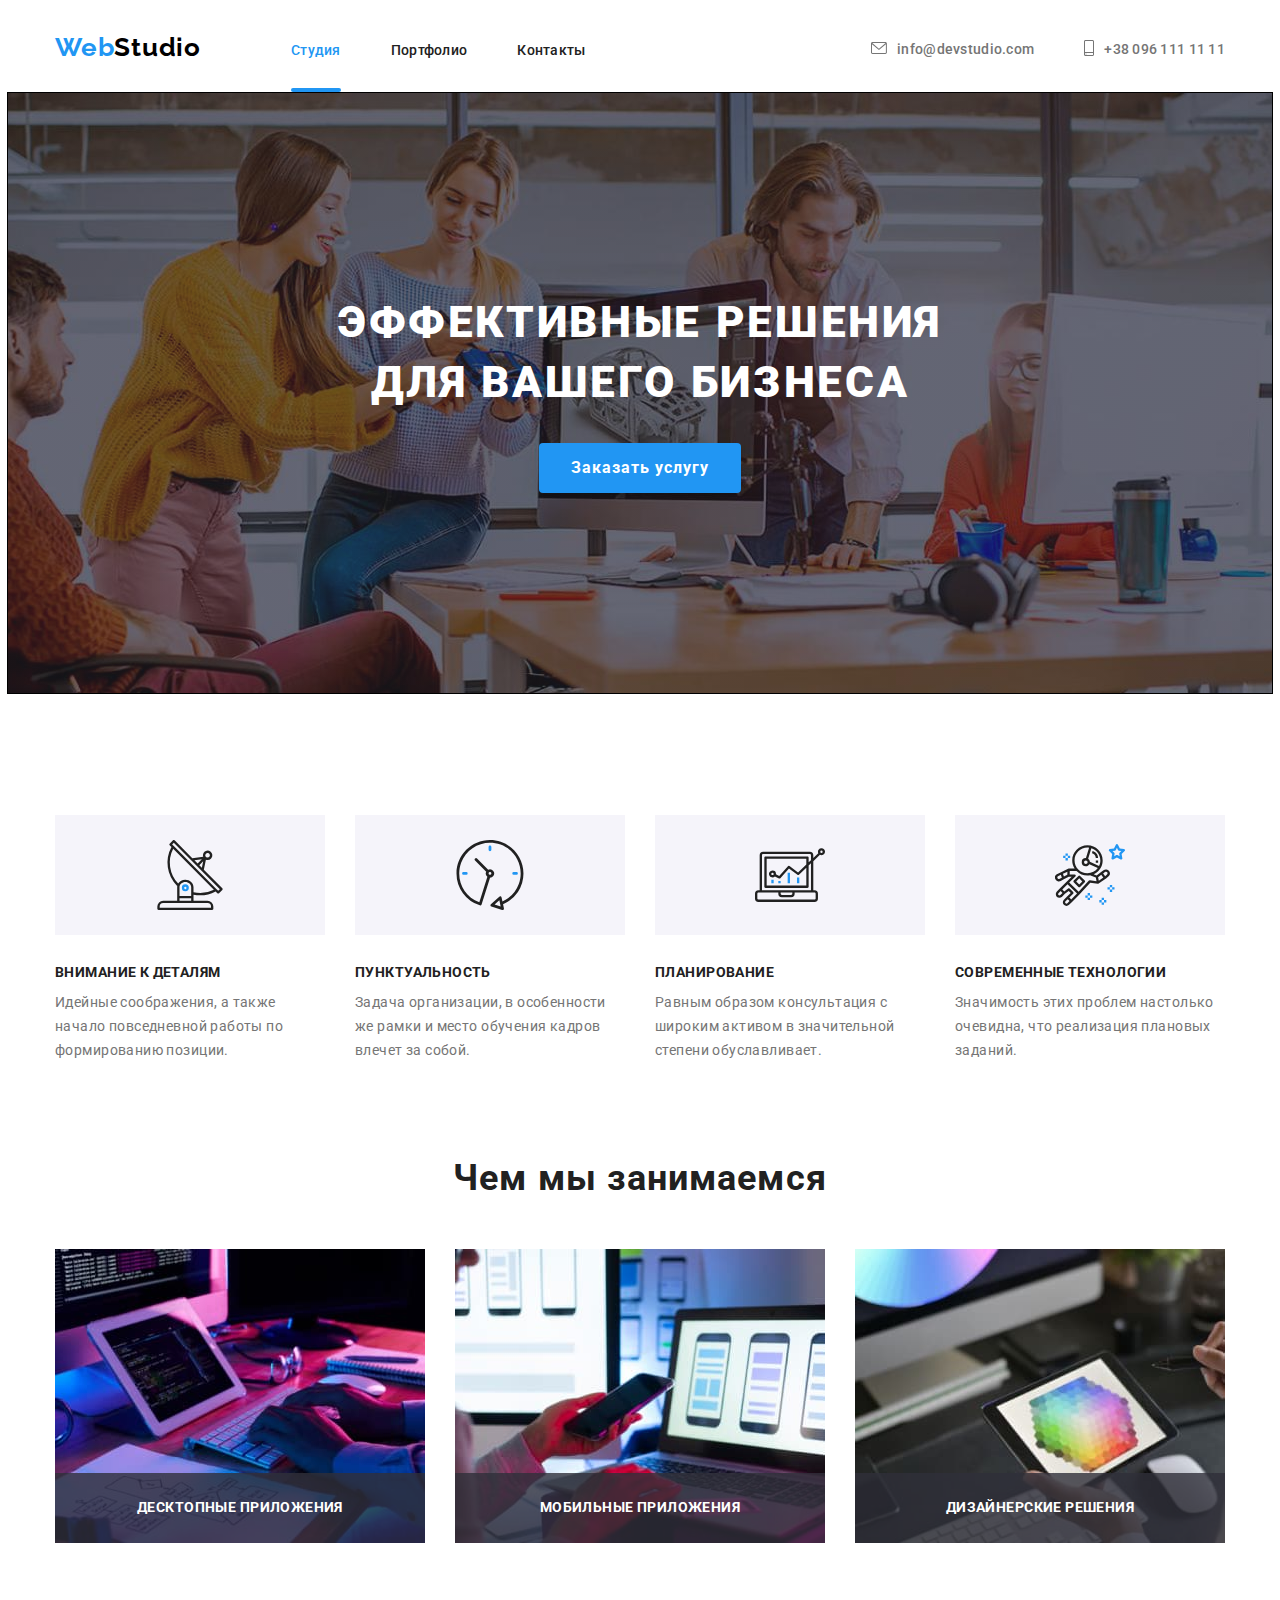
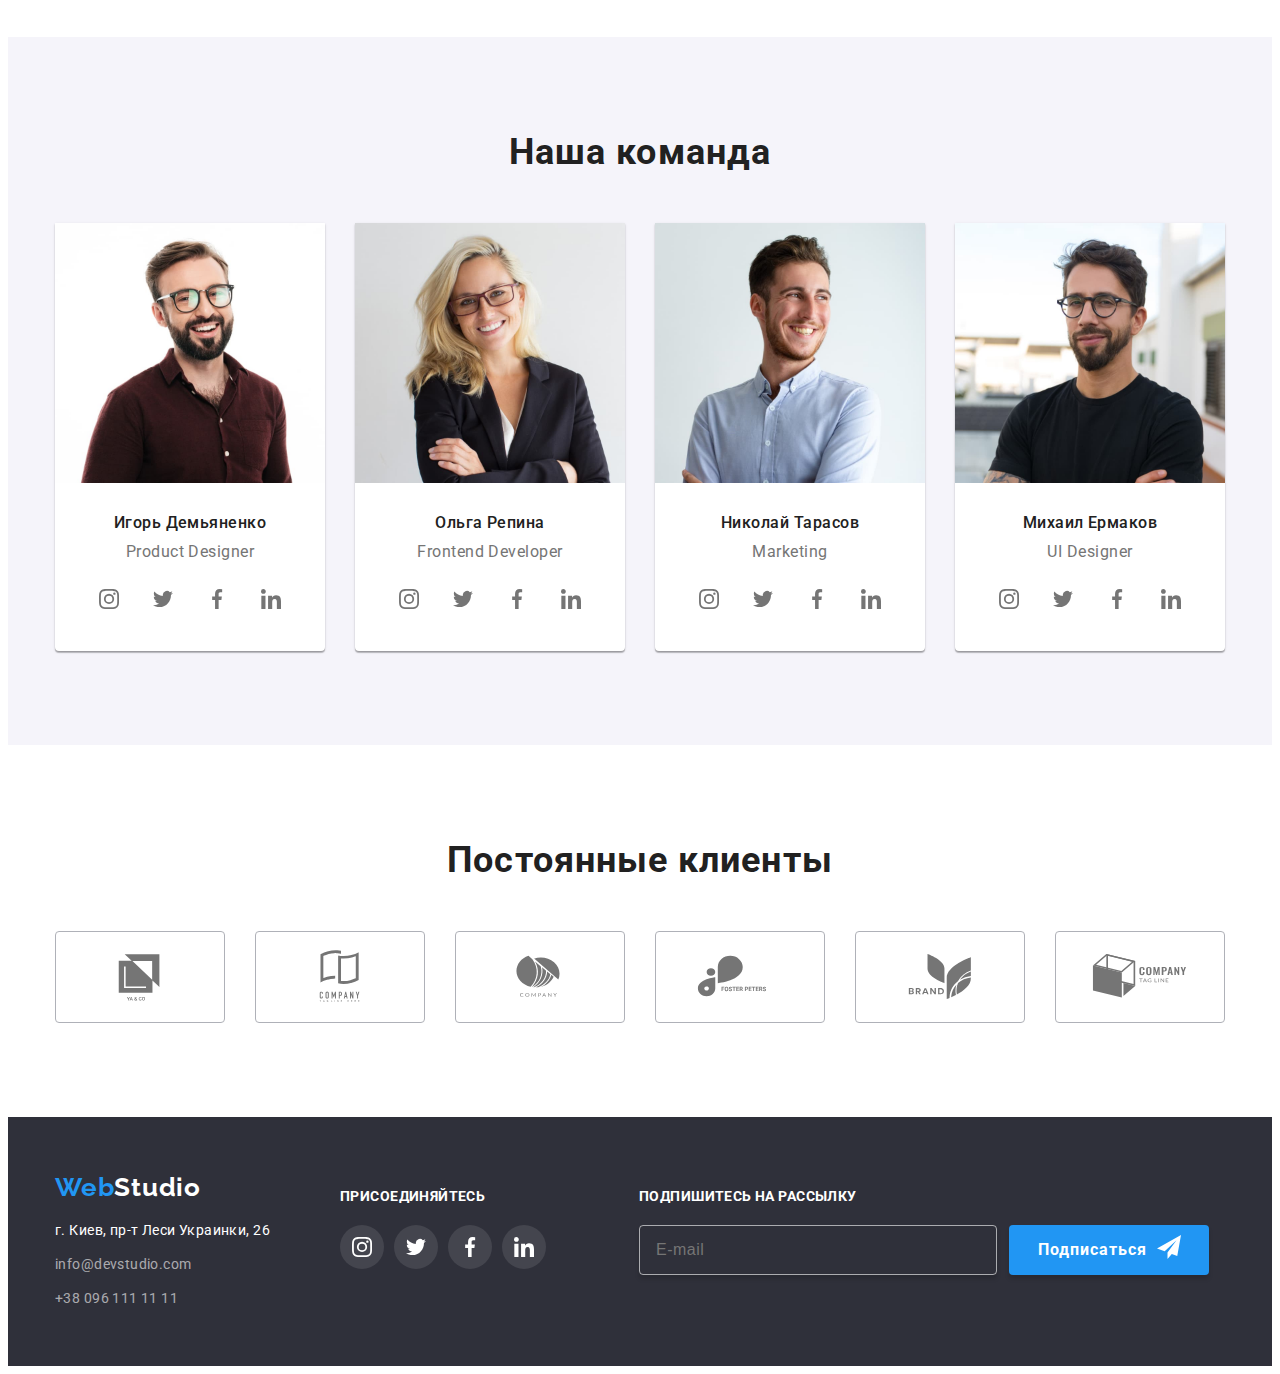
<file: index.html>
<!DOCTYPE html>
<html lang="ru">
  <head>
    <meta charset="UTF-8" />
    <meta http-equiv="X-UA-Compatible" content="IE=edge" />
    <meta name="viewport" content="width=device-width, initial-scale=1.0" />
    <link rel="preconnect" href="https://fonts.googleapis.com" />
    <link rel="preconnect" href="https://fonts.gstatic.com" crossorigin />
    <link
      href="https://fonts.googleapis.com/css2?family=Raleway:wght@700&family=Roboto:wght@400;500;700;900&display=swap"
      rel="stylesheet"
    />
    <link
      rel="stylesheet"
      href="https://cdnjs.cloudflare.com/ajax/libs/modern-normalize/1.1.0/modern-normalize.min.css"
      integrity="sha512-wpPYUAdjBVSE4KJnH1VR1HeZfpl1ub8YT/NKx4PuQ5NmX2tKuGu6U/JRp5y+Y8XG2tV+wKQpNHVUX03MfMFn9Q=="
      crossorigin="anonymous"
      referrerpolicy="no-referrer"
    />
    <link rel="stylesheet" href="css/main.min.css" />
    <title>Студия</title>
  </head>
  <body>
    <header class="header__page">
      <div class="section__container">
        <div class="header__content">
          <nav class="navigation__container">
            <a
              href="example@studio.com"
              class="logo__page logo__page--dark link"
              ><span class="logo__web">Web</span
              ><span class="logo__studio">Studio</span></a
            >
            <ul class="navigation__list list">
              <li class="navigation__item curent--link">
                <a href="index.html" class="navigation__link link">Студия</a>
              </li>
              <li class="navigation__item">
                <a href="portfolio.html" class="navigation__link link"
                  >Портфолио</a
                >
              </li>
              <li class="navigation__item">
                <a href="#0" class="navigation__link link">Контакты</a>
              </li>
            </ul>
          </nav>
          <ul class="header__contacts list">
            <li>
              <a href="mailto:info@devstudio.com" class="header__mail link"
                ><span>
                  <svg class="mail__icon" width="16px" height="12px">
                    <use
                      href="./images/icons.svg#icon-icon-mail"
                    ></use></svg></span
                >info@devstudio.com</a
              >
            </li>
            <li>
              <a href="tel:+380961111111" class="header__telephone link"
                ><span>
                  <svg class="telephone__icon" width="10px" height="16px">
                    <use
                      href="./images/icons.svg#icon-icon-telephone"
                    ></use></svg></span
                >+38 096 111 11 11</a
              >
            </li>
          </ul>
        </div>
      </div>
    </header>
    <!--Main-->
    <main>
      <section class="hero">
        <h1 class="hero__title">Эффективные решения для вашего бизнеса</h1>
        <button
          type="button"
          class="button-submit button-submit--hero"
          data-modal-open
        >
          Заказать услугу
        </button>
      </section>
      <section class="section">
        <div class="section__container">
          <!--Hidden h2-->
          <h2 class="is-hidden">Наши преимущества</h2>
          <ul class="skills__list list">
            <li class="skills__item skills__item--attention">
              <h3 class="skills__title">Внимание к деталям</h3>
              <p class="skills__about">
                Идейные соображения, а также начало повседневной работы по
                формированию позиции.
              </p>
            </li>
            <li class="skills__item skills__item--punctuality">
              <h3 class="skills__title">Пунктуальность</h3>
              <p class="skills__about">
                Задача организации, в особенности же рамки и место обучения
                кадров влечет за собой.
              </p>
            </li>
            <li class="skills__item skills__item--planning">
              <h3 class="skills__title">Планирование</h3>
              <p class="skills__about">
                Равным образом консультация с широким активом в значительной
                степени обуславливает.
              </p>
            </li>
            <li class="skills__item skills__item--hitech">
              <h3 class="skills__title">Современные технологии</h3>
              <p class="skills__about">
                Значимость этих проблем настолько очевидна, что реализация
                плановых заданий.
              </p>
            </li>
          </ul>
        </div>
      </section>
      <section class="our-work">
        <div class="section__container">
          <h2 class="section__heading">Чем мы занимаемся</h2>
          <ul class="our-work__list list">
            <li class="our-work__item">
              <div class="our-work__description">
                <img
                  src="./images/img1.jpg"
                  class="our-work__img"
                  alt="Image 1"
                  width="370"
                />
                <div class="our-work__overlay">
                  <h3 class="our-work__title">Десктопные приложения</h3>
                </div>
              </div>
            </li>
            <li class="our-work__item">
              <div class="our-work__description">
                <img
                  src="./images/img2.jpg"
                  class="our-work__img"
                  alt="Image 2"
                  width="370"
                />
                <div class="our-work__overlay">
                  <h3 class="our-work__title">Мобильные приложения</h3>
                </div>
              </div>
            </li>
            <li class="our-work__item">
              <div class="our-work__description">
                <img
                  src="./images/img3.jpg"
                  class="our-work__img"
                  alt="Image 3"
                  width="370"
                />
                <div class="our-work__overlay">
                  <h3 class="our-work__title">Дизайнерские решения</h3>
                </div>
              </div>
            </li>
          </ul>
        </div>
      </section>
      <section class="section section--team">
        <div class="section__container">
          <h2 class="section__heading">Наша команда</h2>
          <ul class="team__list list">
            <li class="team__card">
              <img
                src="./images/photo(1).jpg"
                class="team-photo"
                alt="Photo 1"
                width="270"
              />
              <div class="team__about">
                <h3 class="team__name">Игорь Демьяненко</h3>
                <p class="team__job">Product Designer</p>
                <ul class="social__container list">
                  <li class="social__item">
                    <a
                      class="social__link social__link--white"
                      href="instagram.com"
                    >
                      <svg class="social__icon" width="20px" height="20px">
                        <use
                          href="./images/icons.svg#icon-icon-instagram"
                        ></use>
                      </svg>
                    </a>
                  </li>
                  <li class="social__item">
                    <a
                      class="social__link social__link--white"
                      href="twitter.com"
                    >
                      <svg class="social__icon" width="20px" height="20px">
                        <use href="./images/icons.svg#icon-icon-twitter"></use>
                      </svg>
                    </a>
                  </li>
                  <li class="social__item">
                    <a
                      class="social__link social__link--white"
                      href="facebook.com"
                    >
                      <svg class="social__icon" width="20px" height="20px">
                        <use href="./images/icons.svg#icon-icon-facebook"></use>
                      </svg>
                    </a>
                  </li>
                  <li class="social__item">
                    <a class="social__link social__link--white" href="vfh">
                      <svg class="social__icon" width="20px" height="20px">
                        <use href="./images/icons.svg#icon-icon-linkedin"></use>
                      </svg>
                    </a>
                  </li>
                </ul>
              </div>
            </li>
            <li class="team__card">
              <img
                src="./images/photo(2).jpg"
                class="team-photo"
                alt="Photo 2"
                width="270"
              />
              <div class="team__about">
                <h3 class="team__name">Ольга Репина</h3>
                <p class="team__job">Frontend Developer</p>
                <ul class="social__container list">
                  <li class="social__item">
                    <a
                      class="social__link social__link--white"
                      href="instagram.com"
                    >
                      <svg class="social__icon" width="20px" height="20px">
                        <use
                          href="./images/icons.svg#icon-icon-instagram"
                        ></use>
                      </svg>
                    </a>
                  </li>
                  <li class="social__item">
                    <a
                      class="social__link social__link--white"
                      href="twitter.com"
                    >
                      <svg class="social__icon" width="20px" height="20px">
                        <use href="./images/icons.svg#icon-icon-twitter"></use>
                      </svg>
                    </a>
                  </li>
                  <li class="social__item">
                    <a
                      class="social__link social__link--white"
                      href="facebook.com"
                    >
                      <svg class="social__icon" width="20px" height="20px">
                        <use href="./images/icons.svg#icon-icon-facebook"></use>
                      </svg>
                    </a>
                  </li>
                  <li class="social__item">
                    <a class="social__link social__link--white" href="vfh">
                      <svg class="social__icon" width="20px" height="20px">
                        <use href="./images/icons.svg#icon-icon-linkedin"></use>
                      </svg>
                    </a>
                  </li>
                </ul>
              </div>
            </li>
            <li class="team__card">
              <img
                src="./images/photo(3).jpg"
                class="team-photo"
                alt="Photo 3"
                width="270"
              />
              <div class="team__about">
                <h3 class="team__name">Николай Тарасов</h3>
                <p class="team__job">Marketing</p>
                <ul class="social__container list">
                  <li class="social__item">
                    <a
                      class="social__link social__link--white"
                      href="instagram.com"
                    >
                      <svg class="social__icon" width="20px" height="20px">
                        <use
                          href="./images/icons.svg#icon-icon-instagram"
                        ></use>
                      </svg>
                    </a>
                  </li>
                  <li class="social__item">
                    <a
                      class="social__link social__link--white"
                      href="twitter.com"
                    >
                      <svg class="social__icon" width="20px" height="20px">
                        <use href="./images/icons.svg#icon-icon-twitter"></use>
                      </svg>
                    </a>
                  </li>
                  <li class="social__item">
                    <a
                      class="social__link social__link--white"
                      href="facebook.com"
                    >
                      <svg class="social__icon" width="20px" height="20px">
                        <use href="./images/icons.svg#icon-icon-facebook"></use>
                      </svg>
                    </a>
                  </li>
                  <li class="social__item">
                    <a class="social__link social__link--white" href="vfh">
                      <svg class="social__icon" width="20px" height="20px">
                        <use href="./images/icons.svg#icon-icon-linkedin"></use>
                      </svg>
                    </a>
                  </li>
                </ul>
              </div>
            </li>
            <li class="team__card">
              <img
                src="./images/photo(4).jpg"
                class="team-photo"
                alt="Photo 4"
                width="270"
              />
              <div class="team__about">
                <h3 class="team__name">Михаил Ермаков</h3>
                <p class="team__job">UI Designer</p>
                <ul class="social__container list">
                  <li class="social__item">
                    <a
                      class="social__link social__link--white"
                      href="instagram.com"
                    >
                      <svg class="social__icon" width="20px" height="20px">
                        <use
                          href="./images/icons.svg#icon-icon-instagram"
                        ></use>
                      </svg>
                    </a>
                  </li>
                  <li class="social__item">
                    <a
                      class="social__link social__link--white"
                      href="twitter.com"
                    >
                      <svg class="social__icon" width="20px" height="20px">
                        <use href="./images/icons.svg#icon-icon-twitter"></use>
                      </svg>
                    </a>
                  </li>
                  <li class="social__item">
                    <a
                      class="social__link social__link--white"
                      href="facebook.com"
                    >
                      <svg class="social__icon" width="20px" height="20px">
                        <use href="./images/icons.svg#icon-icon-facebook"></use>
                      </svg>
                    </a>
                  </li>
                  <li class="social__item">
                    <a class="social__link social__link--white" href="vfh">
                      <svg class="social__icon" width="20px" height="20px">
                        <use href="./images/icons.svg#icon-icon-linkedin"></use>
                      </svg>
                    </a>
                  </li>
                </ul>
              </div>
            </li>
          </ul>
        </div>
      </section>
      <section class="partners section">
        <div class="section__container">
          <h2 class="section__heading">Постоянные клиенты</h2>
          <ul class="partners__list list">
            <li class="partners_items">
              <a class="partners__link" href="">
                <svg class="partners__icon" width="106px" height="60px">
                  <use href="./images/icons.svg#icon-icon-first-partner"></use>
                </svg>
              </a>
            </li>
            <li class="partners_items">
              <a class="partners__link" href="">
                <svg class="partners__icon" width="106px" height="60px">
                  <use href="./images/icons.svg#icon-icon-second-partner"></use>
                </svg>
              </a>
            </li>
            <li class="partners_items">
              <a class="partners__link" href="">
                <svg class="partners__icon" width="106px" height="60px">
                  <use href="./images/icons.svg#icon-icon-thirst-partner"></use>
                </svg>
              </a>
            </li>
            <li class="partners_items">
              <a class="partners__link" href="">
                <svg class="partners__icon" width="106px" height="60px">
                  <use href="./images/icons.svg#icon-icon-fourth-partner"></use>
                </svg>
              </a>
            </li>
            <li class="partners_items">
              <a class="partners__link" href="">
                <svg class="partners__icon" width="106px" height="60px">
                  <use href="./images/icons.svg#icon-icon-fifth-partner"></use>
                </svg>
              </a>
            </li>
            <li class="partners_items">
              <a class="partners__link" href="">
                <svg class="partners__icon" width="106px" height="60px">
                  <use href="./images/icons.svg#icon-icon-sixth-partner"></use>
                </svg>
              </a>
            </li>
          </ul>
        </div>
      </section>
    </main>
    <!--footer-->
    <footer class="footer">
      <div class="section__container flex-container">
        <div class="footer__contacts">
          <a href="#0" class="logo__page logo__page--white link"
            ><span class="logo__web">Web</span
            ><span class="logo__studio">Studio</span></a
          >
          <address class="footer__address">
            г. Киев, пр-т Леси Украинки, 26
          </address>
          <ul class="contacts-links list">
            <li>
              <a href="mailto:info@devstudio.com" class="footer__mail link"
                >info@devstudio.com</a
              >
            </li>
            <li>
              <a href="tel:+380961111111" class="footer__telephone link"
                >+38 096 111 11 11</a
              >
            </li>
          </ul>
        </div>
        <div class="footer__social">
          <h4 class="footer__heading">присоединяйтесь</h4>
          <ul class="social__container list">
            <li class="social__item">
              <a class="social__link social__link--dark" href="twitter.com">
                <svg class="social__icon" width="20px" height="20px">
                  <use href="./images/icons.svg#icon-icon-instagram"></use>
                </svg>
              </a>
            </li>
            <li class="social__item">
              <a class="social__link social__link--dark" href="twitter.com">
                <svg class="social__icon" width="20px" height="20px">
                  <use href="./images/icons.svg#icon-icon-twitter"></use>
                </svg>
              </a>
            </li>
            <li class="social__item">
              <a class="social__link social__link--dark" href="twitter.com">
                <svg class="social__icon" width="20px" height="20px">
                  <use href="./images/icons.svg#icon-icon-facebook"></use>
                </svg>
              </a>
            </li>
            <li class="social__item">
              <a class="social__link" href="twitter.com">
                <svg class="social__icon" width="20px" height="20px">
                  <use href="./images/icons.svg#icon-icon-linkedin"></use>
                </svg>
              </a>
            </li>
          </ul>
        </div>
        <form action="#" class="footer__subscription">
          <h4 class="footer__heading">Подпишитесь на рассылку</h4>
          <div class="subscription__container">
            <input
              type="email"
              name="subscription"
              class="subscription__mail"
              placeholder="E-mail"
            />
            <button
              type="submit"
              class="button-submit subscription__btn--subscription"
            >
              Подписаться
              <svg width="24px" height="24px" class="subscription__icon">
                <use href="./images/icons.svg#icon-icon-send"></use>
              </svg>
            </button>
          </div>
        </form>
      </div>
    </footer>
    <div class="backdrop is-hidden" data-modal>
      <div class="backdrop__modal">
        <button class="modal__close" data-modal-close>
          <svg class="modal__close-icon" width="11px" height="11px">
            <use href="./images/icons.svg#icon-Vector"></use>
          </svg>
        </button>
        <p class="modal__title">Оставьте свои данные, мы вам перезвоним</p>
        <form action="#" class="modal__form">
          <div>
            <label for="name" class="modal_label-input">Имя</label>
            <span class="modal__input-container">
              <input
                type="text"
                name="user-name"
                id="name"
                class="modal__form-input"
                required
              />
              <svg class="modal__input-icon" width="18px" height="18px">
                <use href="./images/icons.svg#icon-icon-cnt"></use>
              </svg>
            </span>
          </div>
          <div>
            <label for="telephone" class="modal_label-input">Телефон</label>
            <span class="modal__input-container">
              <input
                type="tel"
                id="telephone"
                name="user-tel"
                class="modal__form-input"
                required
              />
              <svg class="modal__input-icon" width="18px" height="18px">
                <use href="./images/icons.svg#icon-icon-tln"></use>
              </svg>
            </span>
          </div>
          <div>
            <label for="mail" class="modal_label-input">Почта</label>
            <span class="modal__input-container">
              <input
                type="email"
                id="mail"
                name="user-mail"
                class="modal__form-input"
                required
              />
              <svg class="modal__input-icon" width="18px" height="18px">
                <use href="./images/icons.svg#icon-icon-mail-modal"></use>
              </svg>
            </span>
          </div>
          <div class="modal__textarea">
            <label for="coment" class="modal_label-input">Комментарий</label>
            <textarea
              name="coment"
              id="coment"
              rows="5"
              placeholder="Введите текст"
              class="textarea__input"
            ></textarea>
          </div>
          <div class="modal__checkbox-policy">
            <label for="policy" class="modal__title-policy">
              <input
                type="checkbox"
                name="policy-check"
                id="policy"
                class="checkbox-policy__input some-hidden"
              /><span class="modal__custom-check"
                ><svg width="11px" height="8px">
                  <use href="./images/icons.svg#icon-icon-tick"></use>
                </svg> </span
              >Соглашаюсь с рассылкой и принимаю<a
                href=""
                class="checkbox-policy__link-policy"
                ><span class="checkbox-policy__span">Условия договора</span></a
              ></label
            >
          </div>
          <button type="submit" class="button-submit button-submit--modal">
            Отправить
          </button>
        </form>
      </div>
    </div>
    <script src="./js/modal.js"></script>
  </body>
</html>
</file>
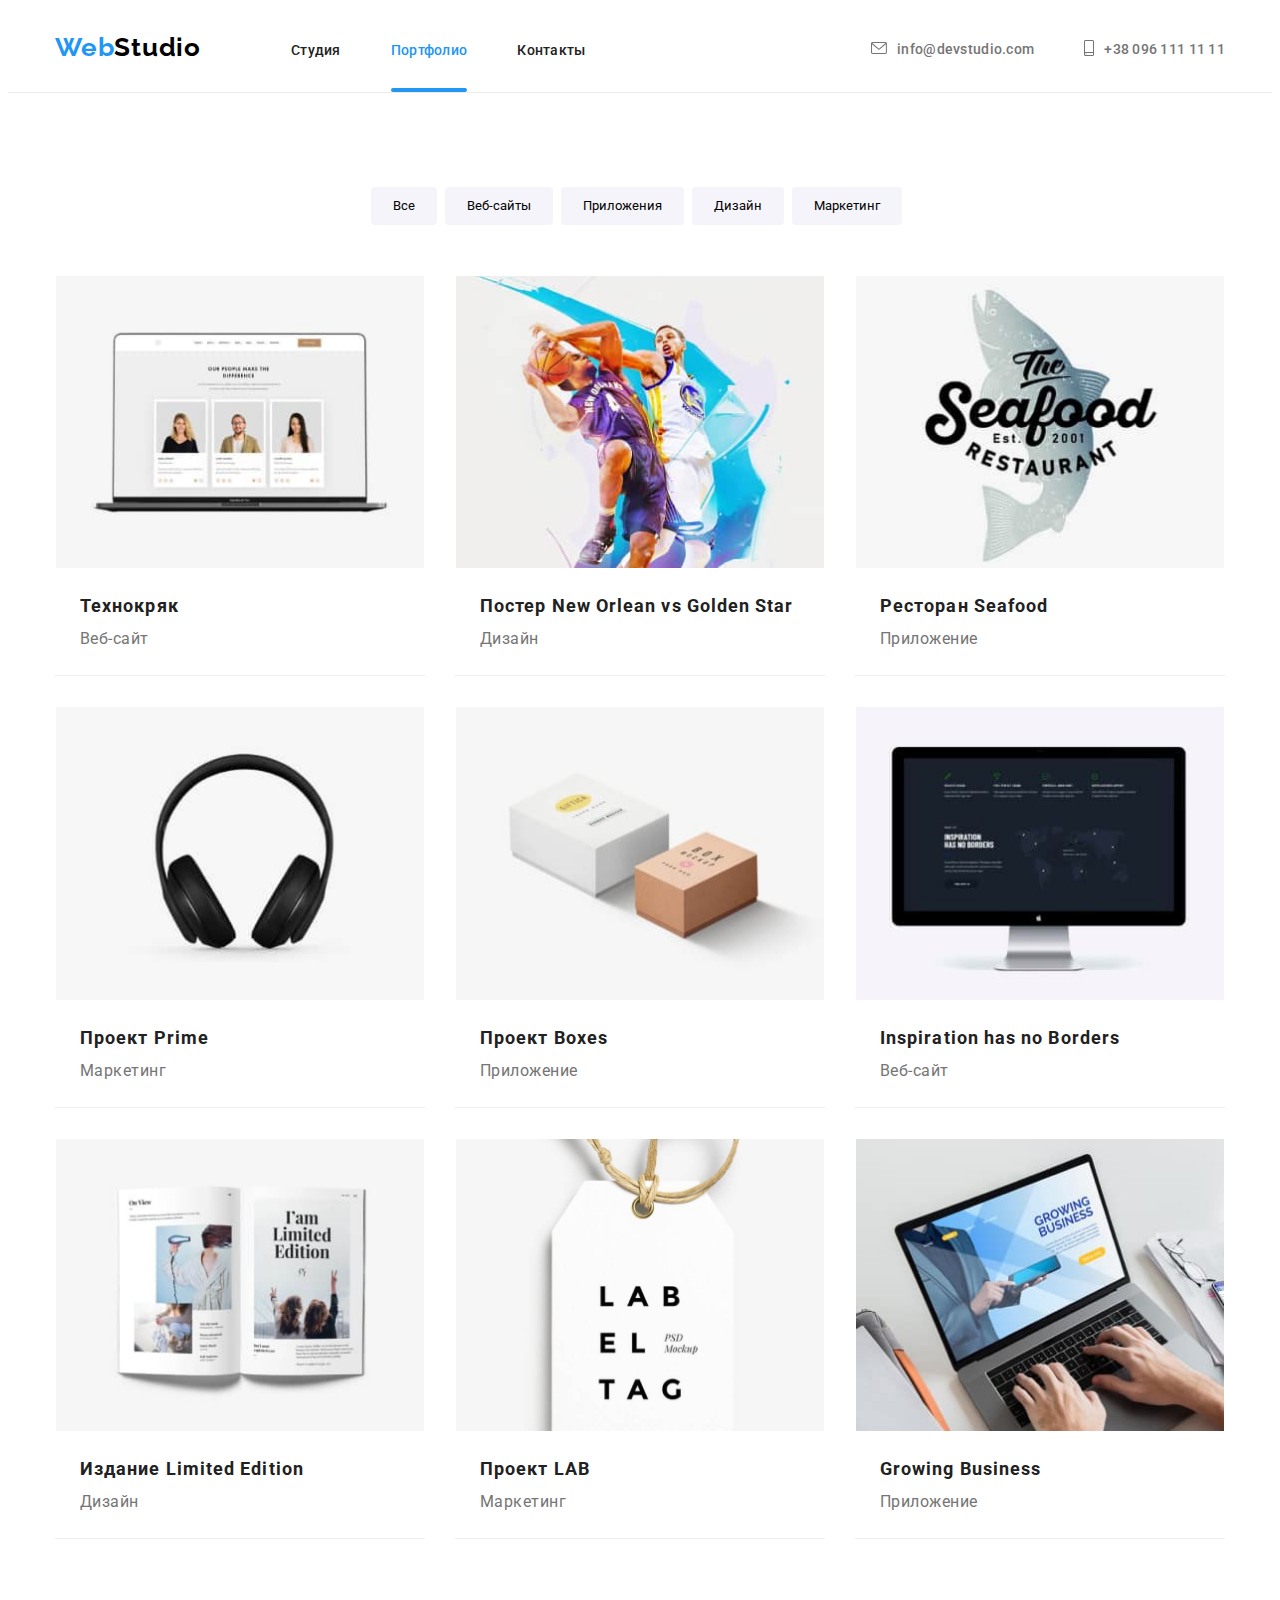
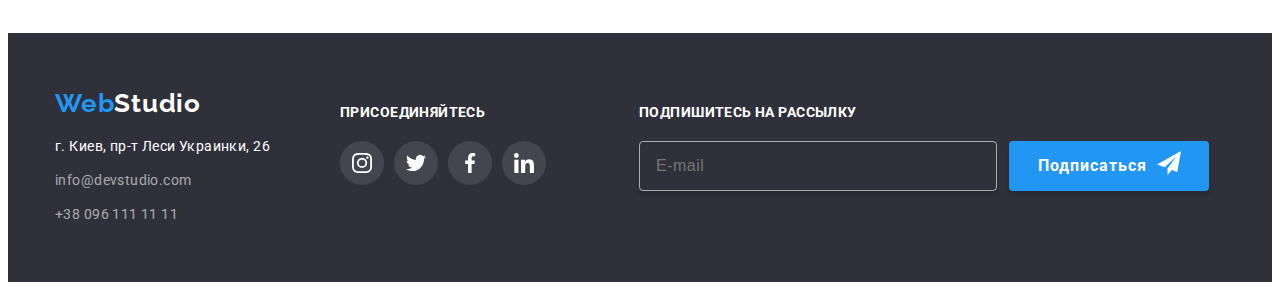
<file: portfolio.html>
<!DOCTYPE html>
<html lang="ru">
  <head>
    <meta charset="UTF-8" />
    <meta http-equiv="X-UA-Compatible" content="IE=edge" />
    <meta name="viewport" content="width=device-width, initial-scale=1.0" />
    <link rel="preconnect" href="https://fonts.googleapis.com" />
    <link rel="preconnect" href="https://fonts.gstatic.com" crossorigin />
    <link
      href="https://fonts.googleapis.com/css2?family=Raleway:wght@700&family=Roboto:wght@400;500;700;900&display=swap"
      rel="stylesheet"
    />
    <link
      rel="stylesheet"
      href="https://cdnjs.cloudflare.com/ajax/libs/modern-normalize/1.1.0/modern-normalize.min.css"
      integrity="sha512-wpPYUAdjBVSE4KJnH1VR1HeZfpl1ub8YT/NKx4PuQ5NmX2tKuGu6U/JRp5y+Y8XG2tV+wKQpNHVUX03MfMFn9Q=="
      crossorigin="anonymous"
      referrerpolicy="no-referrer"
    />
    <link rel="stylesheet" href="css/main.min.css" />
    <title>Портфолио</title>
  </head>
  <body>
    <header class="header__page">
      <div class="section__container">
        <div class="header__content">
          <nav class="navigation__container">
            <a
              href="example@studio.com"
              class="logo__page logo__page--dark link"
              ><span class="logo__web">Web</span
              ><span class="logo__studio">Studio</span></a
            >
            <ul class="navigation__list list">
              <li class="navigation__item">
                <a href="index.html" class="navigation__link link">Студия</a>
              </li>
              <li class="navigation__item curent--link">
                <a href="portfolio.html" class="navigation__link link"
                  >Портфолио</a
                >
              </li>
              <li class="navigation__item">
                <a href="#0" class="navigation__link link">Контакты</a>
              </li>
            </ul>
          </nav>
          <ul class="header__contacts list">
            <li>
              <a href="mailto:info@devstudio.com" class="header__mail link"
                ><span>
                  <svg class="mail__icon" width="16px" height="12px">
                    <use
                      href="./images/icons.svg#icon-icon-mail"
                    ></use></svg></span
                >info@devstudio.com</a
              >
            </li>
            <li>
              <a href="tel:+380961111111" class="header__telephone link"
                ><span>
                  <svg class="telephone__icon" width="10px" height="16px">
                    <use
                      href="./images/icons.svg#icon-icon-telephone"
                    ></use></svg></span
                >+38 096 111 11 11</a
              >
            </li>
          </ul>
        </div>
      </div>
    </header>
    <!--Main-->
    <main>
      <section class="section">
        <div class="section__container">
          <ul class="section__filters list">
            <li class="filters__item">
              <button type="button" class="filters__filter-btn">Все</button>
            </li>
            <li class="filters__item">
              <button type="button" class="filters__filter-btn">
                Веб-сайты
              </button>
            </li>
            <li class="filters__item">
              <button type="button" class="filters__filter-btn">
                Приложения
              </button>
            </li>
            <li class="filters__item">
              <button type="button" class="filters__filter-btn">Дизайн</button>
            </li>
            <li class="filters__item">
              <button type="button" class="filters__filter-btn">
                Маркетинг
              </button>
            </li>
          </ul>
          <ul class="list section__card-list">
            <li class="card-list__card">
              <a href="" class="link card__link">
                <div class="card__img">
                  <img
                    src="./images/technockryak.jpg"
                    alt="Технокряк"
                    width="370"
                  />
                  <div class="card__overlay">
                    <p class="card__txt">
                      Технокряк это современная площадка распространения
                      коронавируса. Компании используют эту платформу для
                      цифрового шпионажа и атак на защищённые сервера
                      конкурентов.
                    </p>
                  </div>
                </div>
                <div class="card__about">
                  <h2 class="card__name-project">Технокряк</h2>
                  <p class="card__project-description">Веб-сайт</p>
                </div>
              </a>
            </li>
            <li class="card-list__card">
              <a href="" class="link card__link"
                ><div class="card__img">
                  <img src="./images/design.jpg" alt="Дизайн" width="370" />
                  <div class="card__overlay">
                    <p class="card__txt">
                      Технокряк это современная площадка распространения
                      коронавируса. Компании используют эту платформу для
                      цифрового шпионажа и атак на защищённые сервера
                      конкурентов.
                    </p>
                  </div>
                </div>
                <div class="card__about">
                  <h2 class="card__name-project">
                    Постер New Orlean vs Golden Star
                  </h2>
                  <p class="card__project-description">Дизайн</p>
                </div></a
              >
            </li>
            <li class="card-list__card">
              <a href="" class="link card__link"
                ><div class="card__img">
                  <img
                    src="./images/seafood.jpg"
                    alt="Ресторан Seafood"
                    width="370"
                  />
                  <div class="card__overlay">
                    <p class="card__txt">
                      Технокряк это современная площадка распространения
                      коронавируса. Компании используют эту платформу для
                      цифрового шпионажа и атак на защищённые сервера
                      конкурентов.
                    </p>
                  </div>
                </div>
                <div class="card__about">
                  <h2 class="card__name-project">Ресторан Seafood</h2>
                  <p class="card__project-description">Приложение</p>
                </div>
              </a>
            </li>
            <li class="card-list__card">
              <a href="" class="link card__link"
                ><div class="card__img">
                  <img
                    src="./images/prime.jpg"
                    alt="Проект Prime"
                    width="370"
                  />
                  <div class="card__overlay">
                    <p class="card__txt">
                      Технокряк это современная площадка распространения
                      коронавируса. Компании используют эту платформу для
                      цифрового шпионажа и атак на защищённые сервера
                      конкурентов.
                    </p>
                  </div>
                </div>
                <div class="card__about">
                  <h2 class="card__name-project">Проект Prime</h2>
                  <p class="card__project-description">Маркетинг</p>
                </div></a
              >
            </li>
            <li class="card-list__card">
              <a href="" class="link card__link"
                ><div class="card__img">
                  <img
                    src="./images/boxes.jpg"
                    alt="Проект Boxes"
                    width="370"
                  />
                  <div class="card__overlay">
                    <p class="card__txt">
                      Технокряк это современная площадка распространения
                      коронавируса. Компании используют эту платформу для
                      цифрового шпионажа и атак на защищённые сервера
                      конкурентов.
                    </p>
                  </div>
                </div>
                <div class="card__about">
                  <h2 class="card__name-project">Проект Boxes</h2>
                  <p class="card__project-description">Приложение</p>
                </div></a
              >
            </li>
            <li class="card-list__card">
              <a href="" class="link card__link"
                ><div class="card__img">
                  <img
                    src="./images/inspiration.jpg"
                    alt="Веб-сайт"
                    width="370"
                  />
                  <div class="card__overlay">
                    <p class="card__txt">
                      Технокряк это современная площадка распространения
                      коронавируса. Компании используют эту платформу для
                      цифрового шпионажа и атак на защищённые сервера
                      конкурентов.
                    </p>
                  </div>
                </div>
                <div class="card__about">
                  <h2 class="card__name-project">Inspiration has no Borders</h2>
                  <p class="card__project-description">Веб-сайт</p>
                </div>
              </a>
            </li>
            <li class="card-list__card">
              <a href="" class="link card__link"
                ><div class="card__img">
                  <img
                    src="./images/edition.jpg"
                    alt="Ограниченное издание"
                    width="370"
                  />
                  <div class="card__overlay">
                    <p class="card__txt">
                      Технокряк это современная площадка распространения
                      коронавируса. Компании используют эту платформу для
                      цифрового шпионажа и атак на защищённые сервера
                      конкурентов.
                    </p>
                  </div>
                </div>
                <div class="card__about">
                  <h2 class="card__name-project">Издание Limited Edition</h2>
                  <p class="card__project-description">Дизайн</p>
                </div></a
              >
            </li>
            <li class="card-list__card">
              <a href="" class="link card__link"
                ><div class="card__img">
                  <img src="./images/lab.jpg" alt="Проет Lab" width="370" />
                  <div class="card__overlay">
                    <p class="card__txt">
                      Технокряк это современная площадка распространения
                      коронавируса. Компании используют эту платформу для
                      цифрового шпионажа и атак на защищённые сервера
                      конкурентов.
                    </p>
                  </div>
                </div>
                <div class="card__about">
                  <h2 class="card__name-project">Проект LAB</h2>
                  <p class="card__project-description">Маркетинг</p>
                </div></a
              >
            </li>
            <li class="card-list__card">
              <a href="" class="link card__link"
                ><div class="card__img">
                  <img src="./images/business.jpg" alt="Бизнес" width="370" />
                  <div class="card__overlay">
                    <p class="card__txt">
                      Технокряк это современная площадка распространения
                      коронавируса. Компании используют эту платформу для
                      цифрового шпионажа и атак на защищённые сервера
                      конкурентов.
                    </p>
                  </div>
                </div>
                <div class="card__about">
                  <h2 class="card__name-project">Growing Business</h2>
                  <p class="card__project-description">Приложение</p>
                </div></a
              >
            </li>
          </ul>
        </div>
      </section>
    </main>
    <!--footer-->
    <footer class="footer">
      <div class="section__container flex-container">
        <div class="footer__contacts">
          <a href="#0" class="logo__page logo__page--white link"
            ><span class="logo__web">Web</span
            ><span class="logo__studio">Studio</span></a
          >
          <address class="footer__address">
            г. Киев, пр-т Леси Украинки, 26
          </address>
          <ul class="contacts-links list">
            <li>
              <a href="mailto:info@devstudio.com" class="footer__mail link"
                >info@devstudio.com</a
              >
            </li>
            <li>
              <a href="tel:+380961111111" class="footer__telephone link"
                >+38 096 111 11 11</a
              >
            </li>
          </ul>
        </div>
        <div class="footer__social">
          <h4 class="footer__heading">присоединяйтесь</h4>
          <ul class="social__container list">
            <li class="social__item">
              <a class="social__link social__link--dark" href="twitter.com">
                <svg class="social__icon" width="20px" height="20px">
                  <use href="./images/icons.svg#icon-icon-instagram"></use>
                </svg>
              </a>
            </li>
            <li class="social__item">
              <a class="social__link social__link--dark" href="twitter.com">
                <svg class="social__icon" width="20px" height="20px">
                  <use href="./images/icons.svg#icon-icon-twitter"></use>
                </svg>
              </a>
            </li>
            <li class="social__item">
              <a class="social__link social__link--dark" href="twitter.com">
                <svg class="social__icon" width="20px" height="20px">
                  <use href="./images/icons.svg#icon-icon-facebook"></use>
                </svg>
              </a>
            </li>
            <li class="social__item">
              <a class="social__link social__link--dark" href="twitter.com">
                <svg class="social__icon" width="20px" height="20px">
                  <use href="./images/icons.svg#icon-icon-linkedin"></use>
                </svg>
              </a>
            </li>
          </ul>
        </div>
        <form action="#" class="footer__subscription">
          <h4 class="footer__heading">Подпишитесь на рассылку</h4>
          <div class="subscription__container">
            <input
              type="email"
              name="subscription"
              class="subscription__mail"
              placeholder="E-mail"
            />
            <button
              type="submit"
              class="button-submit subscription__btn--subscription"
            >
              Подписаться
              <svg width="24px" height="24px" class="subscription__icon">
                <use href="./images/icons.svg#icon-icon-send"></use>
              </svg>
            </button>
          </div>
        </form>
      </div>
    </footer>
  </body>
</html>
</file>
<file: css/main.min.css>
:root{--main-title-color: rgba(255, 255, 255, 1);--default-color: rgba(0, 0, 0, 1);--second-title-color: rgba(33, 33, 33, 1);--main-text-color: rgba(117, 117, 117, 1);--second-text-color: rgba(255, 255, 255, 0.6);--accent-color: rgba(33, 150, 243, 1);--active-page-color: rgba(33, 150, 243, 1);--background-color: rgba(255, 255, 255, 1);--second-background-color: rgba(47, 48, 58, 1);--thirst-background-color: rgba(245, 244, 250, 1);--main-border-color: rgba(0, 0, 0, 1);--second-border-color: rgba(117, 117, 117, 1);--modal-backdrop-color: rgba(0, 0, 0, 0.2);--modal-input-color: rgba(33, 33, 33, 0.2);--btn-background-color: rgba(33, 150, 243, 1);--btn-hover-color: rgba(24, 140, 232, 1);--main-font: roboto;--second-font: Raleway}.some-hidden{position:absolute;width:1px;height:1px;margin:-1;padding:0;border:0;clip:rect(0 0 0 0);overflow:hidden}.is-hidden{visibility:hidden;opacity:0;pointer-events:none}html{box-sizing:border-box}*,::before,::after{box-sizing:inherit}p,h1,h2,h3,h4,h5,h6{margin:0}ul{margin:0;padding:0}img{display:block;max-width:100%;height:auto}*:focus{outline:none}body{font-family:"Roboto", sans-serif;color:var(--default-color);background-color:var(--background-color)}.list{list-style:none}.link{text-decoration:none}.section__container{max-width:1200px;margin:0 auto;padding:0 15px}.section{padding-top:94px;padding-bottom:94px}.section__heading{font-size:36px;line-height:1.17;text-align:center;letter-spacing:0.03em;color:var(--second-title-color);padding-bottom:50px}.logo__page{line-height:1.19;font-weight:700;font-size:26px;letter-spacing:0.03em;font-family:var(--second-font)}.logo__page .logo__web{color:#2196f3}.logo__page--white{display:inline-flex;padding-top:60px;margin-bottom:20px;border-bottom:1px solid transparent;line-height:0.8;transition:border-color 250ms cubic-bezier(0.4, 0, 0.2, 1)}.logo__page--white:hover,.logo__page--white:focus{border-color:#ffffff}.logo__page--white .logo__studio{color:var(--main-title-color)}.logo__page--dark{padding-top:24px;opacity:1;transition:opacity 250ms cubic-bezier(0.4, 0, 0.2, 1)}.logo__page--dark:focus,.logo__page--dark:hover{opacity:0.7}.logo__page--dark .logo__studio{color:var(--default-color)}.navigation__container{display:flex}.navigation__list{display:flex;list-style:none;flex-grow:1;padding-left:90px;padding-top:32px;padding-bottom:32px}.navigation__item:not(:last-child){margin-right:50px}.navigation__link{position:relative;font-weight:500;font-size:14px;line-height:1.14;letter-spacing:0.02em;color:var(--second-title-color);padding:32px 0;transition:color 250ms cubic-bezier(0.4, 0, 0.2, 1)}.navigation__link:hover,.navigation__link:focus{color:var(--accent-color)}.navigation__link::after{content:"";position:absolute;width:100%;height:4px;left:0;bottom:-2px;display:inline-block;background-color:var(--active-page-color);border-radius:2px;opacity:0}.navigation__link::before{content:"";position:absolute;left:0;bottom:33px;width:100%;height:1px;background-color:var(--accent-color);opacity:0;transition:opacity 250ms cubic-bezier(0.4, 0, 0.2, 1)}.navigation__link:hover::before{opacity:1}.curent--link .navigation__link{color:var(--accent-color)}.curent--link .navigation__link::after{opacity:1}.curent--link .navigation__link::before{opacity:0}.header__contacts{display:flex;align-items:center}.header__mail{position:relative;display:inline-flex;align-items:center;font-weight:500;font-size:14px;line-height:1.14;letter-spacing:0.02em;color:var(--main-text-color);margin-right:50px;padding:32px 0;transition:color 250ms cubic-bezier(0.4, 0, 0.2, 1)}.header__mail:hover,.header__mail:focus{color:var(--accent-color)}.header__mail::after{content:"";position:absolute;left:25px;bottom:33px;width:85%;height:1px;background-color:var(--accent-color);opacity:0;transition:opacity 250ms cubic-bezier(0.4, 0, 0.2, 1)}.header__mail:hover::after{opacity:1}.mail__icon{display:inline-block;margin-right:10px;fill:currentcolor}.header__telephone{position:relative;display:inline-flex;align-items:center;font-weight:500;font-size:14px;line-height:1.14;letter-spacing:0.02em;padding:32px 0;color:var(--main-text-color);transition:color 250ms cubic-bezier(0.4, 0, 0.2, 1)}.header__telephone:hover,.header__telephone:focus{color:var(--accent-color)}.header__telephone::after{content:"";position:absolute;left:19px;bottom:35px;width:87%;height:1px;background-color:var(--accent-color);opacity:0;transition:opacity 250ms cubic-bezier(0.4, 0, 0.2, 1)}.header__telephone:hover::after{opacity:1}.telephone__icon{display:inline-block;margin-right:10px;fill:currentcolor}.button-submit{display:block;font-family:var(--main-font);font-weight:700;font-size:16px;line-height:1.88;text-align:center;letter-spacing:0.06em;color:var(--main-title-color);background:var(--btn-background-color);box-shadow:0px 4px 4px rgba(0,0,0,0.15);border-radius:4px;margin:0 auto;border:none;cursor:pointer;transition:background-color 250ms cubic-bezier(0.4, 0, 0.2, 1)}.button-submit:hover,.button-submit:focus{background-color:var(--btn-hover-color)}.button-submit--hero{padding:10px 32px}.button-submit--modal{padding:10px 55px}.subscription__btn--subscription{display:inline-flex;padding:10px 28px 10px 29px}.subscription__icon{margin-left:10px;fill:currentColor}.modal__close{position:absolute;top:8px;right:8px;width:30px;height:30px;border-radius:50%;border:1px solid rgba(0,0,0,0.1);display:flex;justify-content:center;background-color:transparent;align-items:center;color:var(--main-border-color);cursor:pointer;transition:color 250ms cubic-bezier(0.4, 0, 0.2, 1)}.modal__close:hover{color:var(--accent-color)}.modal__close-icon{fill:currentColor}.social__container{display:flex;justify-content:center}.social__item{width:44px;height:44px}.social__item:not(:last-child){margin-right:10px}.social__icon{width:20px;height:20px;fill:currentcolor}.social__link{width:100%;height:100%;display:flex;border-radius:50%;align-items:center;justify-content:center;color:var(--main-title-color);background-color:rgba(255,255,255,0.1);transition:background-color 250ms cubic-bezier(0.4, 0, 0.2, 1)}.social__link:hover,.social__link:focus{background-color:var(--accent-color)}.social__link--white{background-color:var(--background-color);color:var(--main-text-color);transition:color 250ms cubic-bezier(0.4, 0, 0.2, 1),background-color 250ms cubic-bezier(0.4, 0, 0.2, 1)}.social__link--white:hover,.social__link--white:focus{background-color:var(--accent-color);color:var(--main-title-color)}.partners__list{display:flex;margin-left:-30px}.partners_items{width:170px;height:92px;flex-basis:calc(100% / 6 - 30px);margin-left:30px}.partners__link{display:flex;justify-content:center;align-items:center;width:100%;height:100%;color:var(--main-text-color);border:1px solid #afb1b8;border-radius:4px;transition:color 250ms cubic-bezier(0.4, 0, 0.2, 1),border-color 250ms cubic-bezier(0.4, 0, 0.2, 1)}.partners__link:hover,.partners__link:focus{color:var(--accent-color);border-color:var(--accent-color)}.partners__icon{width:106px;height:60px;fill:currentColor}.footer__address{font-style:normal;font-size:14px;line-height:1.71;letter-spacing:0.03em;color:#ffffff;margin-bottom:10px}.footer__mail{position:relative;display:inline-block;font-size:14px;line-height:1.71;letter-spacing:0.03em;margin-bottom:10px;color:var(--second-text-color);transition:color 250ms cubic-bezier(0.4, 0, 0.2, 1)}.footer__mail:hover,.footer__mail:focus{color:var(--accent-color)}.footer__mail::after{content:"";left:0;bottom:5px;position:absolute;width:100%;height:1px;background-color:var(--accent-color);opacity:0;transition:opacity 250ms cubic-bezier(0.4, 1, 0.2, 1)}.footer__mail:hover::after{opacity:1}.footer__telephone{position:relative;display:inline-block;font-size:14px;line-height:1.71;letter-spacing:0.03em;border-bottom:solid 1px transparent;color:var(--second-text-color);transition:color 250ms cubic-bezier(0.4, 0, 0.2, 1),opacity 250ms cubic-bezier(0.4, 0, 0.2, 1)}.footer__telephone:hover,.footer__telephone:focus{color:var(--accent-color)}.footer__telephone::after{content:"";left:0;bottom:5px;position:absolute;width:100%;height:1px;background-color:var(--accent-color);opacity:0;transition:opacity 250ms cubic-bezier(0.4, 1, 0.2, 1)}.footer__telephone:hover::after{opacity:1}.footer__heading{font-size:14px;line-height:1.14;letter-spacing:0.03em;text-transform:uppercase;color:var(--main-title-color);margin-bottom:20px}.subscription__container{display:flex;align-items:center}.subscription__mail{width:358px;height:50px;padding:15px 16px;line-height:1.25;letter-spacing:0.03em;color:var(--main-text-color);background-color:transparent;box-shadow:0 4px 4px rgba(0,0,0,0.15);border:1px solid rgba(255,255,255,0.6);border-radius:4px;margin-right:12px;cursor:pointer;transition:border-color 250ms cubic-bezier(0.4, 0, 0.2, 1)}.subscription__mail:focus,.subscription__mail:hover{border-color:#fff}.subscription__mail::placeholder{font-size:16px;line-height:1.25;letter-spacing:0.03em;color:var(--main-text-color)}.backdrop{position:fixed;top:0;width:100vw;height:100vh;background-color:var(--modal-backdrop-color);transition:opacity 1000ms,visibility 1000ms cubic-bezier(0.4, 0, 0.2, 1)}.backdrop__modal{position:absolute;top:50%;left:50%;transform:scale(1) rotate(0);transform:translate(-50%, -50%);transition:transform 1000ms cubic-bezier(0.4, 0, 0.2, 1);min-width:528px;min-height:581px;background-color:white;padding:40px;border-radius:4px;box-shadow:0px 1px 3px rgba(0,0,0,0.12),0px 1px 1px rgba(0,0,0,0.14),0px 2px 1px rgba(0,0,0,0.2)}.backdrop.is-hidden .backdrop__modal{transform:scale(1.5) rotate(180deg) translate(1000px);transition:transform 1000ms cubic-bezier(0.4, 0, 0.2, 1)}.textarea__input{width:100%;font-size:14px;line-height:1.14;letter-spacing:0.01em;resize:none;padding:12px 16px;border:1px solid var(--modal-input-color);border-radius:4px;cursor:pointer;transition:border-color 250ms cubic-bezier(0.4, 0, 0.2, 1)}.textarea__input:focus{border-color:var(--accent-color)}.textarea__input::placeholder{font-size:14px;line-height:1.14;letter-spacing:0.01em;color:rgba(117,117,117,0.5)}.modal__title-policy{display:flex;align-items:center;font-size:14px;line-height:1;letter-spacing:0.03em;cursor:pointer;color:var(--main-text-color)}.modal__custom-check{display:flex;align-items:center;justify-content:center;border:solid 2px var(--main-border-color);border-radius:2px;width:16px;height:15px;margin-right:8.38px;background-color:transparent;transition:background-color 250ms cubic-bezier(0.4, 0, 0.2, 1),border-color 250ms cubic-bezier(0.4, 0, 0.2, 1),border-width 250ms cubic-bezier(0.4, 0, 0.2, 1)}.checkbox-policy__input:checked+.modal__custom-check{background-color:var(--accent-color);border-color:transparent;background-origin:border-box}.checkbox-policy__input:focus+.modal__custom-check{border-width:3px}.checkbox-policy__input{cursor:pointer}.checkbox-policy__link-policy{font-size:14px;line-height:1;letter-spacing:0.03em;color:var(--accent-color)}.checkbox-policy__span{margin-left:4px}.section__filters{display:flex;justify-content:center;font-weight:500;font-size:16px;line-height:1.63;text-align:center;letter-spacing:0.03em;margin-bottom:50px;color:var(--second-title-color)}.filters__filter-btn{font-family:var(--main-font);padding:0 22px;height:38px;background:var(--thirst-background-color);border-radius:4px;margin-right:8px;border:none;cursor:pointer;transition:color 250ms cubic-bezier(0.4, 0, 0.2, 1),background-color 250ms cubic-bezier(0.4, 0, 0.2, 1),box-shadow 250ms cubic-bezier(0.4, 0, 0.2, 1)}.filters__filter-btn:focus,.filters__filter-btn:hover{color:var(--main-title-color);background:var(--accent-color);box-shadow:0px 3px 1px rgba(143,140,140,0.1),0px 1px 2px rgba(0,0,0,0.08),0px 2px 2px rgba(58,51,51,0.12)}.section__card-list{display:flex;flex-wrap:wrap;margin-bottom:-30px;margin-right:-30px}.card-list__card{flex-basis:calc(100% / 3 - 30px);margin-right:30px;margin-bottom:30px;border-bottom:solid 1px #eee}.card__img{position:relative;overflow:hidden}.card__overlay{position:absolute;width:100%;height:100%;top:0%;left:0%;display:flex;align-items:center;justify-content:center;background-color:rgba(33,150,243,0.9);transform:translateY(101%);transition:transform 250ms cubic-bezier(0.4, 0, 0.2, 1)}.card__link:hover .card__overlay{transform:translateY(0)}.card__txt{width:322px;font-size:18px;line-height:1.55;letter-spacing:0.03em;color:var(--main-title-color)}.card__link{display:block;border:1px solid transparent;transition:border-color 250ms cubic-bezier(0.4, 0, 0.2, 1),box-shadow 250ms cubic-bezier(0.4, 0, 0.2, 1)}.card__link:focus,.card__link:hover{border:1px solid #eeeeee;box-shadow:0px 1px 1px rgba(0,0,0,0.12),0px 4px 4px rgba(0,0,0,0.06),1px 4px 6px rgba(0,0,0,0.16)}.card__about{padding:20px 24px}.card__name-project{font-size:18px;line-height:2;letter-spacing:0.06em;color:var(--second-title-color)}.card__project-description{font-size:16px;line-height:1.88;letter-spacing:0.03em;color:var(--main-text-color)}.header__page{border-bottom:solid 1px #ececec}.header__content{display:flex;justify-content:space-between}.hero{max-width:1600px;height:600px;text-align:center;outline:solid 1px var(--main-border-color);margin-left:auto;margin-right:auto;padding:200px 0;background-color:var(--second-background-color);background-image:linear-gradient(rgba(47,48,58,0.4), rgba(47,48,58,0.4)),url("../images/background-solutions.jpg");background-repeat:no-repeat;background-position:center;background-size:1600px}.hero__title{font-weight:900;font-size:44px;line-height:1.36;text-align:center;letter-spacing:0.06em;text-transform:uppercase;max-width:696px;margin:auto;margin-bottom:30px;color:var(--main-title-color)}.skills__list{display:flex;margin-right:-30px}.skills__item{flex-basis:calc(100% / 4 - 30px);margin-right:30px}.skills__item::before{content:"";display:block;height:120px;background-repeat:no-repeat;background-size:70px;background-position:center;background-color:var(--thirst-background-color);margin-bottom:30px}.skills__item--attention::before{background-image:url(../images/antenna.svg)}.skills__item--punctuality::before{background-image:url(../images/clock.svg)}.skills__item--planning::before{background-image:url(../images/diagram.svg)}.skills__item--hitech::before{background-image:url(../images/astronaut.svg)}.skills__title{font-size:14px;line-height:1.14;letter-spacing:0.03em;text-transform:uppercase;color:var(--second-title-color);padding-bottom:10px}.skills__about{font-size:14px;line-height:1.71;letter-spacing:0.03em;color:var(--main-text-color)}.our-work{padding-bottom:94px}.our-work__list{display:flex;margin-right:-30px}.our-work__item{flex-basis:calc(100% / 3 - 30px);margin-right:30px}.our-work__description{position:relative}.our-work__overlay{position:absolute;bottom:0;left:0;width:100%;height:23.8%;background-color:rgba(47,48,58,0.8);display:flex;justify-content:center;align-items:center}.our-work__title{font-size:14px;line-height:1.14;text-align:center;letter-spacing:0.03em;text-transform:uppercase;color:var(--main-title-color)}.section--team{background-color:var(--thirst-background-color)}.team__list{display:flex;margin-right:-30px}.team__card{flex-basis:calc(100% / 4 - 30px);margin-right:30px;background-color:var(--background-color);box-shadow:0px 1px 3px rgba(0,0,0,0.12),0px 1px 1px rgba(0,0,0,0.14),0px 2px 1px rgba(0,0,0,0.2);border-radius:0px 0px 4px 4px;text-align:center}.team__about{padding-bottom:30px;margin-top:30px}.team__name{display:inline-block;font-weight:500;font-size:16px;line-height:1.19px;letter-spacing:0.03em;color:var(--second-title-color)}.team__job{margin-top:10px;margin-bottom:16px;font-size:16px;line-height:1.19;letter-spacing:0.03em;color:var(--main-text-color)}.footer{background-color:var(--second-background-color);max-width:1600px;margin:0 auto}.flex-container{display:flex}.footer__contacts{margin-right:70px}.footer__social{padding-bottom:97px;padding-top:72px}.footer__subscription{padding-top:72px;margin-left:93px}.modal__title{font-weight:700;font-size:20px;line-height:1.15;text-align:center;color:var(--second-title-color);margin-bottom:12px}.modal_label-input{font-size:12px;line-height:1.16;letter-spacing:0.01em;color:var(--second-border-color)}.modal__input-container{position:relative;display:flex;margin-bottom:10px;color:var(--second-title-color)}.modal__input-icon{position:absolute;top:50%;transform:translateY(-50%);left:12px;fill:currentColor}.modal__form-input:focus+.modal__input-icon{color:var(--accent-color)}.modal__form-input{width:100%;height:40px;padding:12px 42px;border:1px solid var(--modal-input-color);border-radius:4px;cursor:pointer;transition:border-color 250ms cubic-bezier(0.4, 0, 0.2, 1),color 250ms cubic-bezier(0.4, 0, 0.2, 1)}.modal__form-input:focus{border-color:var(--accent-color)}.modal__textarea{margin-bottom:20px}.modal__checkbox-policy{padding-left:12px;margin-bottom:30px}
/*# sourceMappingURL=main.min.css.map */
</file>
